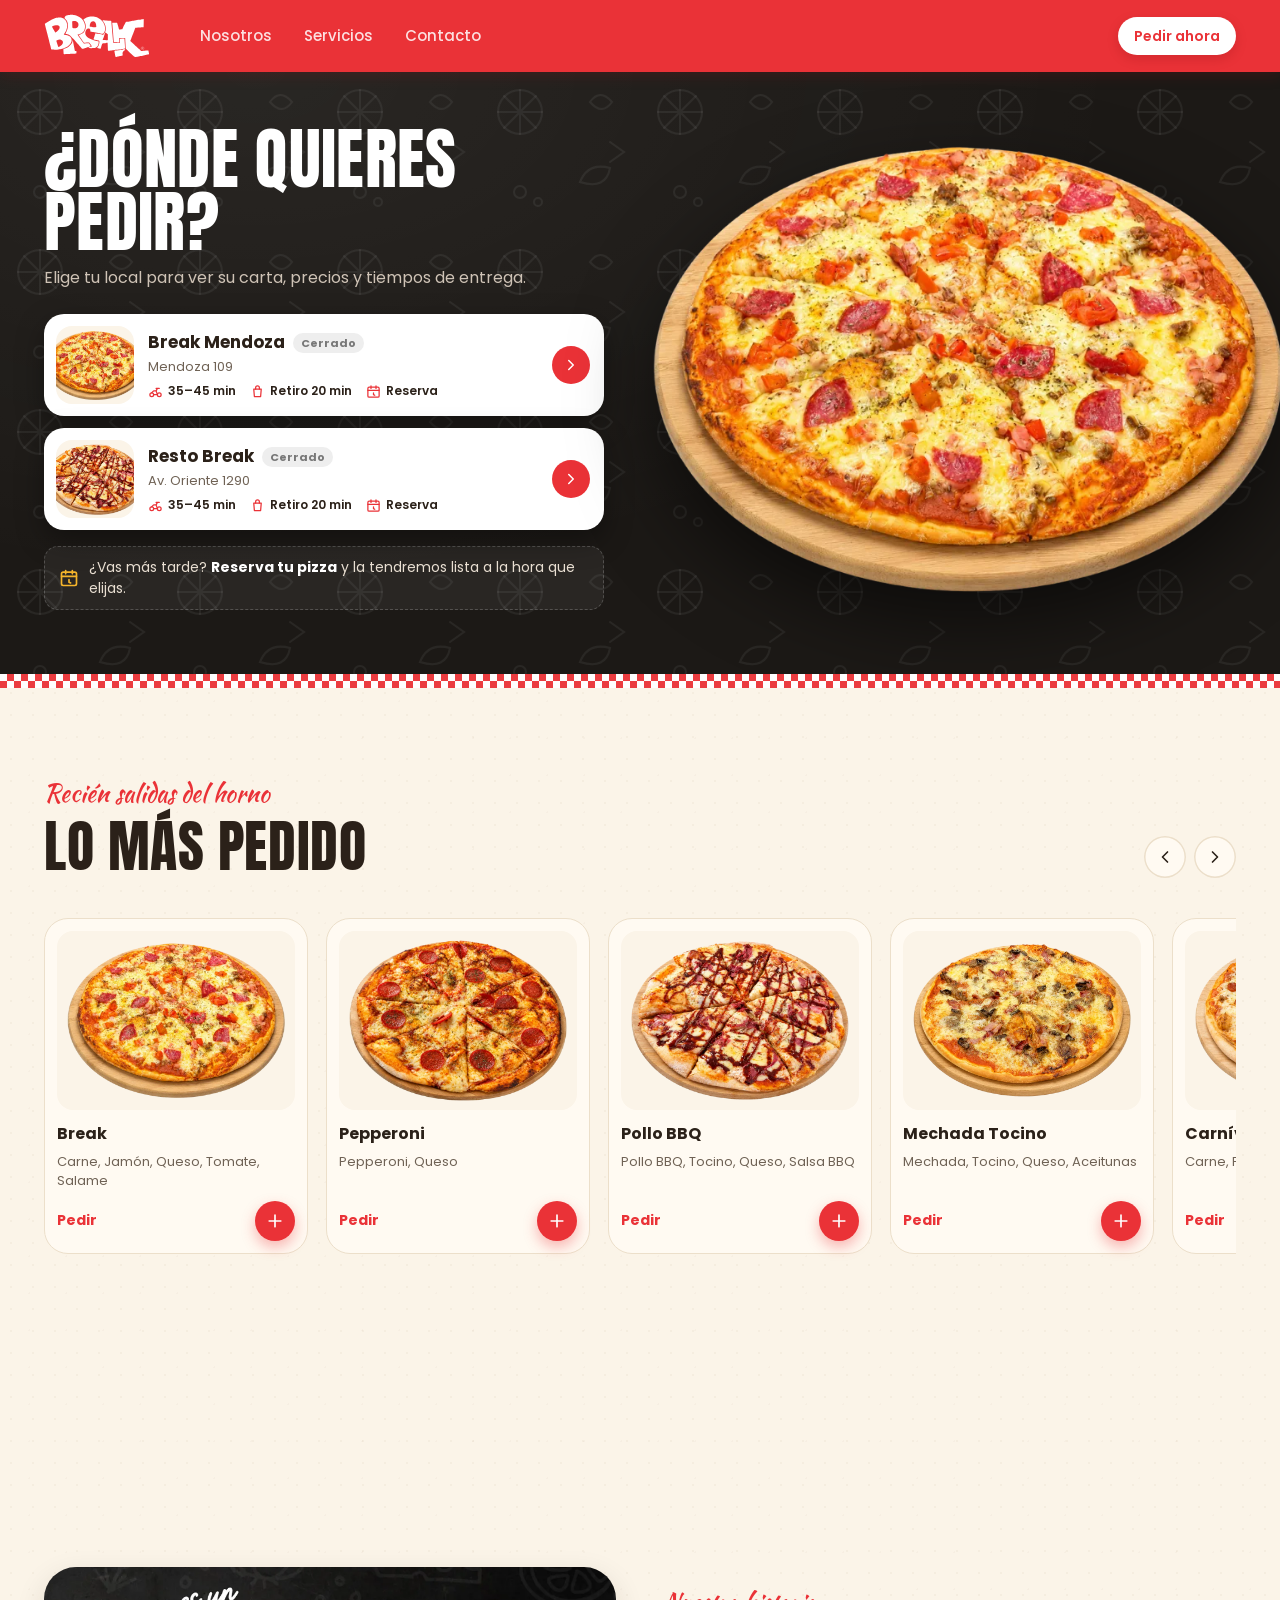
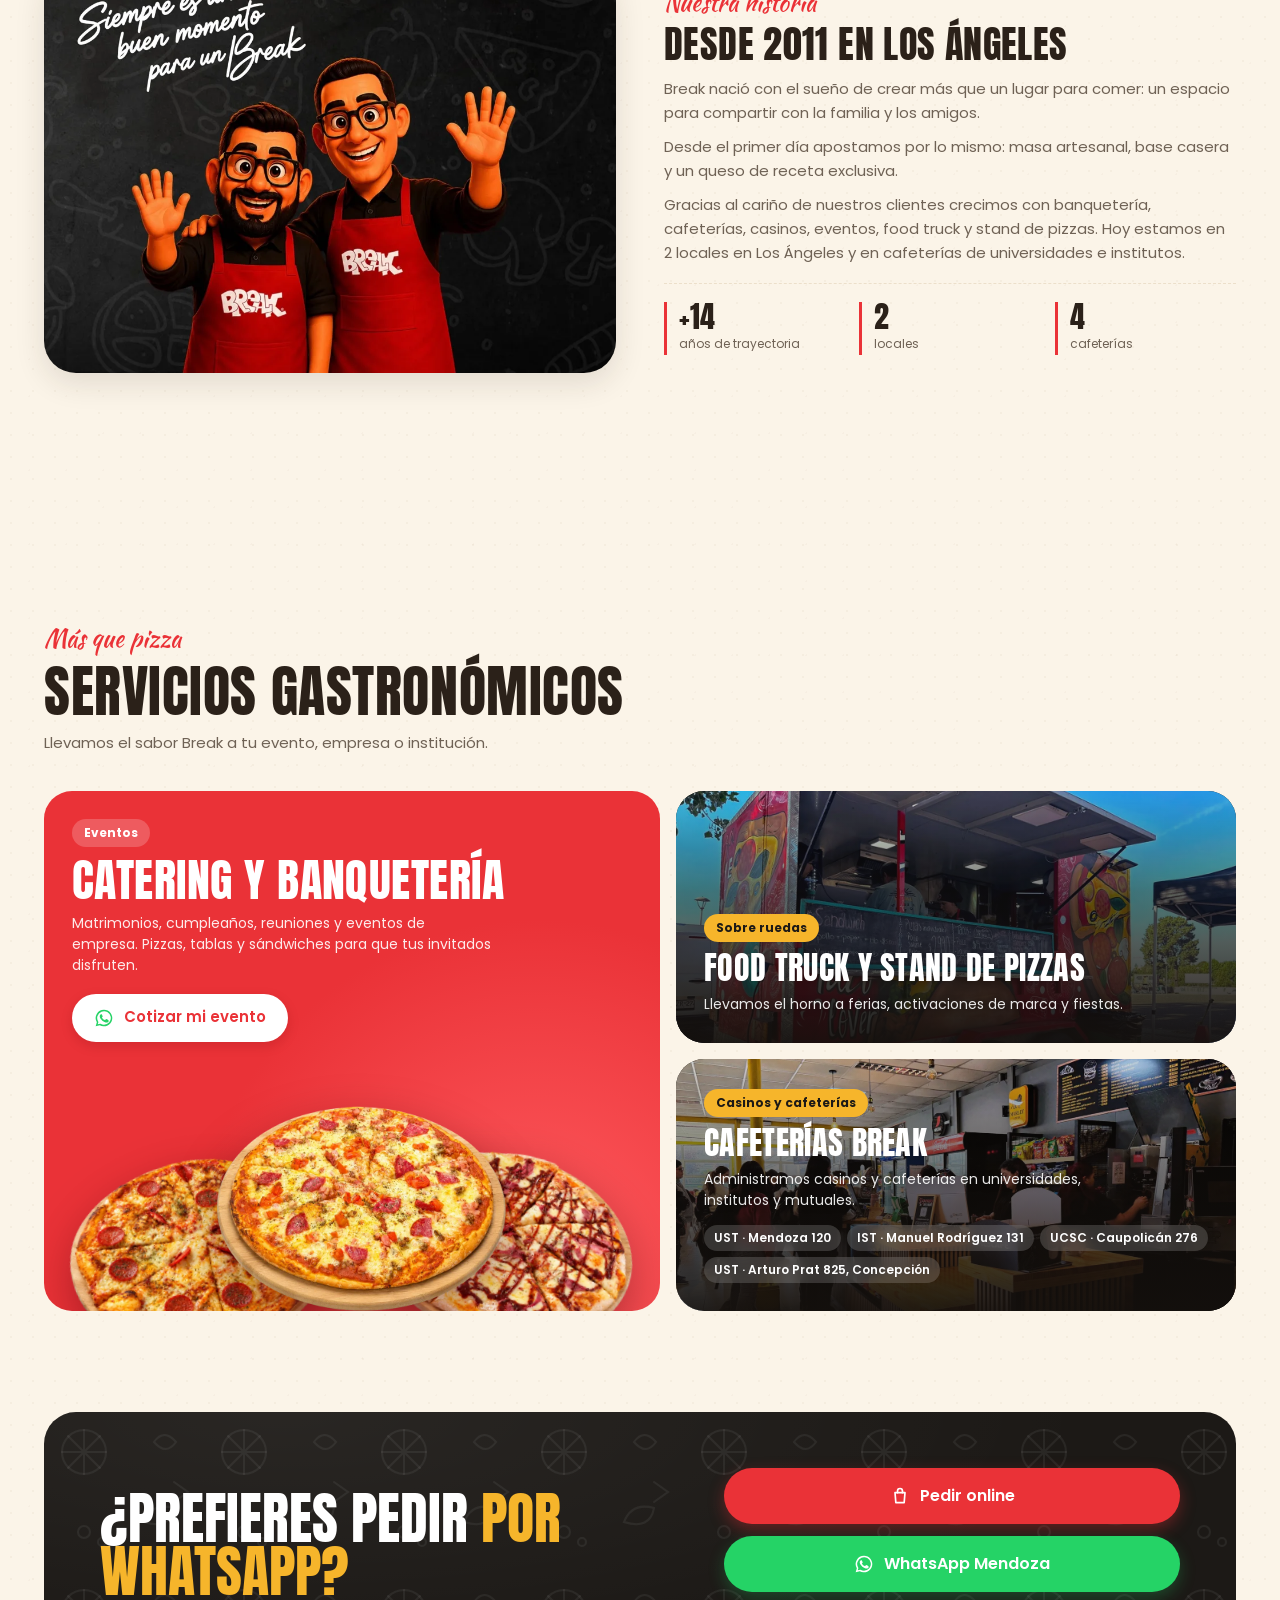
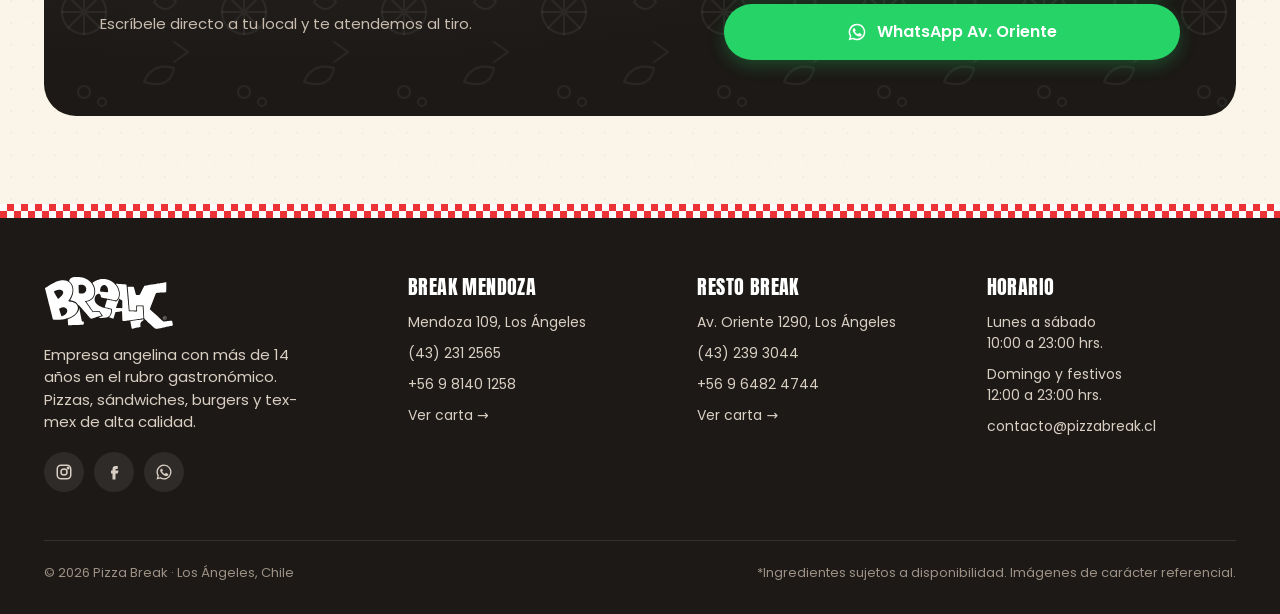
<file: index.html>
<!DOCTYPE html>
<html lang="es-CL">
<head>
  <meta charset="utf-8">
  <meta name="viewport" content="width=device-width, initial-scale=1">
  <title>Pizza Break · Más que pizza · Los Ángeles</title>
  <meta name="description" content="Pizzas de masa artesanal, sándwiches, burgers y tex-mex en Los Ángeles desde 2011. Pide en Break Mendoza 109 o Resto Break Av. Oriente 1290.">
  <meta name="theme-color" content="#ea3237">
  <link rel="icon" href="assets/break-logo-rojo.svg" type="image/svg+xml">
  <link rel="preconnect" href="https://fonts.googleapis.com">
  <link rel="preconnect" href="https://fonts.gstatic.com" crossorigin>
  <link href="https://fonts.googleapis.com/css2?family=Anton&family=Kaushan+Script&family=Poppins:wght@400;500;600;700&display=swap" rel="stylesheet">
  <link rel="stylesheet" href="css/styles.css?v=2">
</head>
<body>

  <!-- ============ HEADER (rojo, logo blanco) ============ -->
  <header class="header header--rojo">
    <div class="contenedor">
      <a href="index.html" class="logo" aria-label="Pizza Break, inicio"><img src="assets/break-logo-blanco.svg" alt="Break"></a>
      <nav class="nav" aria-label="Principal">
        <a href="#nosotros">Nosotros</a>
        <a href="#servicios">Servicios</a>
        <a href="#contacto">Contacto</a>
      </nav>
      <div class="header__acciones">
        <a href="#pedir" class="btn btn--blanco btn--sm">Pedir ahora</a>
      </div>
    </div>
  </header>

  <main>
    <!-- ============ PASO 1: ¿DÓNDE QUIERES PEDIR? ============ -->
    <section class="inicio pizarra-bg" id="pedir">
      <div class="contenedor inicio__grid">
        <div class="inicio__copy">
          <h1>¿Dónde quieres pedir?</h1>
          <p class="inicio__bajada">Elige tu local para ver su carta, precios y tiempos de entrega.</p>

          <div class="tiendas" id="tiendas"><!-- generado por js/home.js --></div>
          <p class="inicio__reserva"><span data-icon="calendario"></span><span>¿Vas más tarde? <strong>Reserva tu pizza</strong> y la tendremos lista a la hora que elijas.</span></p>

        </div>
        <div class="inicio__foto" aria-hidden="true">
          <img src="assets/productos/pizza-break.webp" alt="">
        </div>
      </div>
    </section>
    <div class="mantel" aria-hidden="true"></div>

    <!-- ============ LO MÁS PEDIDO ============ -->
    <section class="seccion" id="mas-pedido">
      <div class="contenedor">
        <div class="seccion__head">
          <div>
            <span class="seccion__kicker">Recién salidas del horno</span>
            <h2 class="seccion__titulo">Lo más pedido</h2>
          </div>
          <div class="carrusel-ctrl carrusel-ctrl--claro">
            <button class="icon-btn" data-carrusel="-1" aria-label="Anterior"><span data-icon="chevIzq"></span></button>
            <button class="icon-btn" data-carrusel="1" aria-label="Siguiente"><span data-icon="chevDer"></span></button>
          </div>
        </div>
        <div class="fila-scroll" id="mas-pedido-lista"><!-- generado por js/home.js --></div>
      </div>
    </section>

    <!-- ============ NOSOTROS: HISTORIA DE BREAK ============ -->
    <section class="seccion historia-sec" id="nosotros">
      <div class="contenedor historia">
        <figure class="historia__foto">
          <img src="assets/break-equipo.webp" alt="Los personajes de Break saludando con delantal rojo: Siempre es un buen momento para un Break">
        </figure>
        <div class="historia__texto">
          <span class="seccion__kicker">Nuestra historia</span>
          <h2 class="historia__titulo">Desde 2011 en Los Ángeles</h2>
          <div class="historia__parrafos">
            <p>Break nació con el sueño de crear más que un lugar para comer: un espacio para compartir con la familia y los amigos.</p>
            <p>Desde el primer día apostamos por lo mismo: masa artesanal, base casera y un queso de receta exclusiva.</p>
            <p>Gracias al cariño de nuestros clientes crecimos con banquetería, cafeterías, casinos, eventos, food truck y stand de pizzas. Hoy estamos en 2 locales en Los Ángeles y en cafeterías de universidades e institutos.</p>
          </div>
          <div class="historia__stats">
            <div class="stat"><strong>+14</strong><span>años de trayectoria</span></div>
            <div class="stat"><strong>2</strong><span>locales</span></div>
            <div class="stat"><strong>4</strong><span>cafeterías</span></div>
          </div>
        </div>
      </div>
    </section>

    <!-- ============ SERVICIOS GASTRONÓMICOS (bento) ============ -->
    <section class="seccion servicios-sec" id="servicios">
      <div class="contenedor">
        <div class="seccion__head">
          <div>
            <span class="seccion__kicker">Más que pizza</span>
            <h2 class="seccion__titulo">Servicios gastronómicos</h2>
            <p class="seccion__bajada">Llevamos el sabor Break a tu evento, empresa o institución.</p>
          </div>
        </div>

        <div class="bento">
          <article class="bento__item bento__item--catering">
            <div class="bento__txt">
              <span class="bento__tag">Eventos</span>
              <h3>Catering y banquetería</h3>
              <p>Matrimonios, cumpleaños, reuniones y eventos de empresa. Pizzas, tablas y sándwiches para que tus invitados disfruten.</p>
              <a class="btn btn--blanco" href="https://wa.me/56981401258?text=Hola%2C%20quiero%20cotizar%20un%20evento" target="_blank" rel="noopener"><span data-icon="whatsapp"></span> Cotizar mi evento</a>
            </div>
            <div class="bento__fotos" aria-hidden="true">
              <img src="assets/productos/pizza-pepperoni.webp" alt="">
              <img src="assets/productos/pizza-pollo-bbq.webp" alt="">
              <img src="assets/productos/pizza-break.webp" alt="">
            </div>
          </article>

          <article class="bento__item bento__item--foto bento__item--truck">
            <img class="bento__bg" src="assets/servicio-foodtruck.webp" alt="Food truck de Break con su pizarra de pizzas, sándwiches y tacos" loading="lazy">
            <div class="bento__txt">
              <span class="bento__tag">Sobre ruedas</span>
              <h3>Food truck y stand de pizzas</h3>
              <p>Llevamos el horno a ferias, activaciones de marca y fiestas.</p>
            </div>
          </article>

          <article class="bento__item bento__item--foto bento__item--cafes">
            <img class="bento__bg" src="assets/servicio-cafeteria.webp" alt="Cafetería Break en una universidad, con estudiantes haciendo fila" loading="lazy">
            <div class="bento__txt">
              <span class="bento__tag">Casinos y cafeterías</span>
              <h3>Cafeterías Break</h3>
              <p>Administramos casinos y cafeterías en universidades, institutos y mutuales.</p>
              <ul class="bento__cafes" id="cafeterias"><!-- generado por js/home.js --></ul>
            </div>
          </article>
        </div>
      </div>
    </section>

    <!-- ============ CTA FINAL ============ -->
    <section class="seccion" id="contacto" style="padding-top:0">
      <div class="contenedor">
        <div class="cta-final pizarra-bg">
          <div>
            <h2>¿Prefieres pedir <em>por WhatsApp?</em></h2>
            <p>Escríbele directo a tu local y te atendemos al tiro.</p>
          </div>
          <div class="cta-final__acciones">
            <a href="#pedir" class="btn btn--primario btn--lg"><span data-icon="bolsa"></span> Pedir online</a>
            <a href="https://wa.me/56981401258" class="btn btn--wsp btn--lg" target="_blank" rel="noopener"><span data-icon="whatsapp"></span> WhatsApp Mendoza</a>
            <a href="https://wa.me/56964824744" class="btn btn--wsp btn--lg" target="_blank" rel="noopener"><span data-icon="whatsapp"></span> WhatsApp Av. Oriente</a>
          </div>
        </div>
      </div>
    </section>
  </main>

  <!-- ============ FOOTER ============ -->
  <footer class="footer">
    <div class="contenedor">
      <div class="footer__grid">
        <div>
          <img class="logo-f" src="assets/break-logo-blanco.svg" alt="Break">
          <p style="max-width:280px">Empresa angelina con más de 14 años en el rubro gastronómico. Pizzas, sándwiches, burgers y tex-mex de alta calidad.</p>
          <div class="footer__redes">
            <a href="https://www.instagram.com/break_pizza" target="_blank" rel="noopener" aria-label="Instagram"><span data-icon="instagram"></span></a>
            <a href="https://www.facebook.com/PizzaBreak" target="_blank" rel="noopener" aria-label="Facebook"><span data-icon="facebook"></span></a>
            <a href="https://wa.me/56981401258" target="_blank" rel="noopener" aria-label="WhatsApp"><span data-icon="whatsapp"></span></a>
          </div>
        </div>
        <div>
          <h4>Break Mendoza</h4>
          <ul>
            <li>Mendoza 109, Los Ángeles</li>
            <li><a href="tel:+56432312565">(43) 231 2565</a></li>
            <li><a href="https://wa.me/56981401258">+56 9 8140 1258</a></li>
            <li><a href="carta.html?local=mendoza">Ver carta →</a></li>
          </ul>
        </div>
        <div>
          <h4>Resto Break</h4>
          <ul>
            <li>Av. Oriente 1290, Los Ángeles</li>
            <li><a href="tel:+56432393044">(43) 239 3044</a></li>
            <li><a href="https://wa.me/56964824744">+56 9 6482 4744</a></li>
            <li><a href="carta.html?local=oriente">Ver carta →</a></li>
          </ul>
        </div>
        <div>
          <h4>Horario</h4>
          <ul>
            <li>Lunes a sábado<br>10:00 a 23:00 hrs.</li>
            <li>Domingo y festivos<br>12:00 a 23:00 hrs.</li>
            <li><a href="mailto:contacto@pizzabreak.cl">contacto@pizzabreak.cl</a></li>
          </ul>
        </div>
      </div>
      <div class="footer__legal">
        <span>© 2026 Pizza Break · Los Ángeles, Chile</span>
        <span>*Ingredientes sujetos a disponibilidad. Imágenes de carácter referencial.</span>
      </div>
    </div>
  </footer>

  <!-- Hoja "¿Desde qué local?" (al tocar un producto en la portada) -->
  <div class="overlay" id="ov-local" role="dialog" aria-modal="true" aria-labelledby="ol-titulo">
    <div class="hoja">
      <button type="button" class="icon-btn hoja__cerrar" data-cerrar aria-label="Cerrar"><span data-icon="x"></span></button>
      <div class="hoja__prod" id="ol-prod"></div>
      <h2 id="ol-titulo">¿Desde qué local lo pides?</h2>
      <div class="tiendas tiendas--hoja" id="ol-tiendas"></div>
    </div>
  </div>

  <script src="js/data.js?v=2"></script>
  <script src="js/illustrations.js?v=2"></script>
  <script src="js/common.js?v=2"></script>
  <script src="js/home.js?v=2"></script>
</body>
</html>
</file>
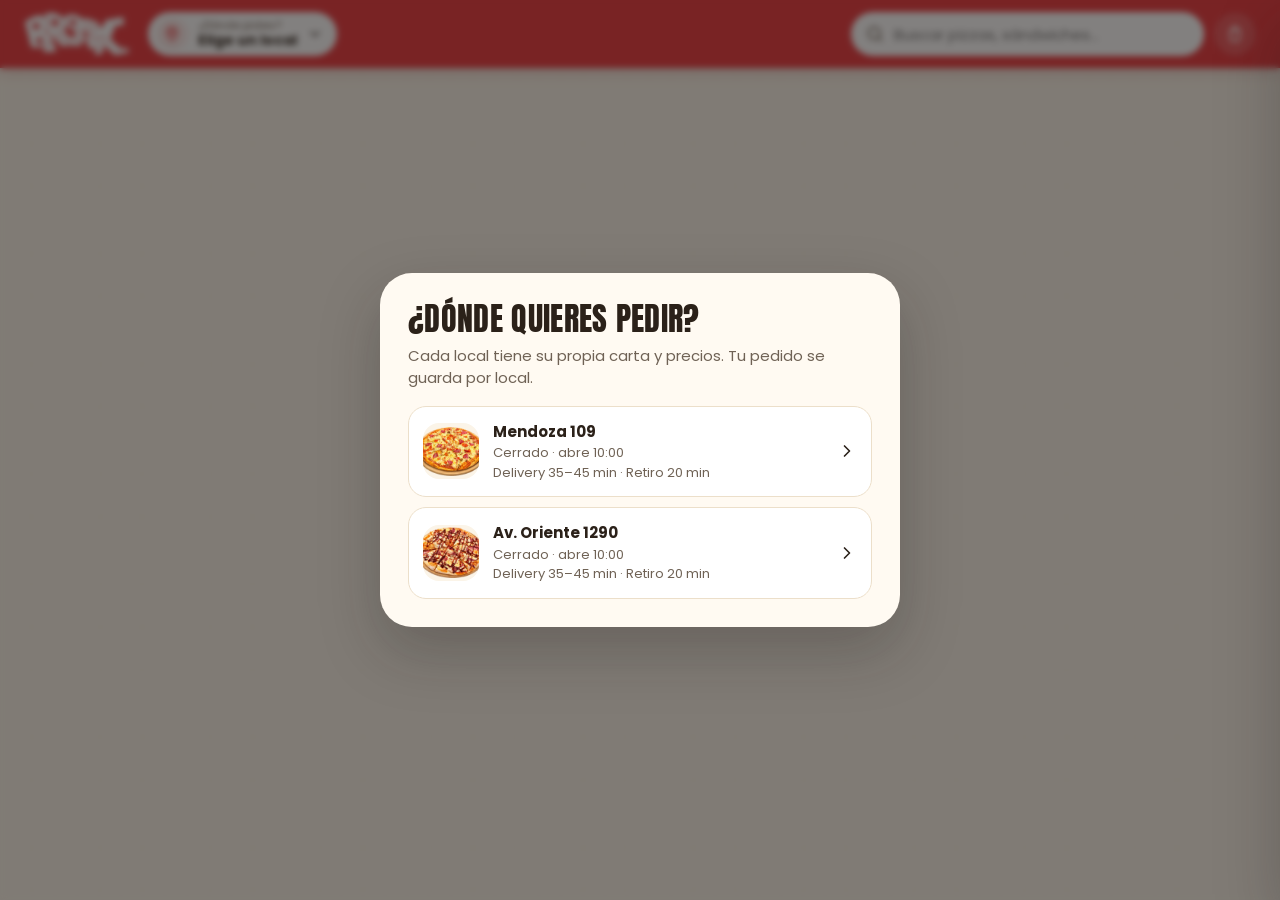
<file: carta.html>
<!DOCTYPE html>
<html lang="es-CL">
<head>
  <meta charset="utf-8">
  <meta name="viewport" content="width=device-width, initial-scale=1">
  <title>Carta y pedidos · Pizza Break</title>
  <meta name="description" content="Pide online en Pizza Break: pizzas de masa artesanal, sándwiches, burgers, tex-mex y más. Delivery, retiro o reserva en Los Ángeles.">
  <meta name="theme-color" content="#ea3237">
  <link rel="icon" href="assets/break-logo-rojo.svg" type="image/svg+xml">
  <link rel="preconnect" href="https://fonts.googleapis.com">
  <link rel="preconnect" href="https://fonts.gstatic.com" crossorigin>
  <link href="https://fonts.googleapis.com/css2?family=Anton&family=Kaushan+Script&family=Poppins:wght@400;500;600;700&display=swap" rel="stylesheet">
  <link rel="stylesheet" href="css/styles.css?v=2">
</head>
<body class="carta-page">

  <!-- ============ HEADER DE PEDIDO ============ -->
  <header class="header header--rojo">
    <div class="contenedor">
      <a href="index.html" class="logo" aria-label="Volver al inicio"><img src="assets/break-logo-blanco.svg" alt="Break"></a>

      <button class="selector-local" id="btn-local" aria-haspopup="dialog">
        <span class="selector-local__pin"><span data-icon="pin"></span></span>
        <span style="min-width:0"><small id="sel-modo">Pidiendo en</small><strong id="sel-local">Elige un local</strong></span>
        <span class="chev"><span data-icon="chevAbajo"></span></span>
      </button>


      <div class="header__acciones">
        <label class="busqueda">
          <span class="sr-only">Buscar en la carta</span>
          <span data-icon="buscar"></span>
          <input type="search" id="buscar" placeholder="Buscar pizzas, sándwiches…">
        </label>
        <button class="icon-btn btn-carrito" id="btn-carrito" aria-label="Ver pedido"><span data-icon="carrito"></span><span class="badge" id="badge" hidden>0</span></button>
      </div>
    </div>
  </header>

  <!-- Categorías en chips (móvil / tablet) -->
  <nav class="cats-chips" aria-label="Categorías"><div class="contenedor" id="chips"></div></nav>

  <!-- ============ BANNER DEL LOCAL ============ -->
  <section class="banner-local pizarra-bg">
    <div class="banner-local__pz" id="banner-pz" aria-hidden="true"></div>
    <div class="contenedor">
      <div>
        <h1 id="local-nombre"></h1>
        <div class="banner-local__meta" id="local-meta"></div>
      </div>
      <div class="banner-local__info" id="local-info"></div>
    </div>
  </section>
  <div class="mantel" aria-hidden="true"></div>

  <!-- ============ CARTA ============ -->
  <div class="contenedor carta-layout">
    <aside class="carta-cats" aria-label="Categorías">
      <h2>Carta</h2>
      <div id="lista-cats"></div>
    </aside>

    <main id="carta">
      <div id="destacados-wrap">
        <div class="cat-seccion__head"><h2>Destacados</h2></div>
        <p class="cat-seccion__desc">Lo que más se pide en este local</p>
        <div class="destacados" id="destacados"></div>
      </div>
      <div id="secciones"></div>
    </main>

    <aside class="carrito" aria-label="Tu pedido">
      <div class="carrito__head">
        <h2>Tu pedido <button class="btn btn--fantasma btn--sm" id="vaciar" hidden>Vaciar</button></h2>
        <div class="segmento" role="group" aria-label="Tipo de pedido" id="seg-carrito">
          <button data-modo="delivery" aria-pressed="true"><span data-icon="moto"></span> Delivery</button>
          <button data-modo="retiro" aria-pressed="false"><span data-icon="bolsa"></span> Retiro</button>
          <button data-modo="reserva" aria-pressed="false"><span data-icon="calendario"></span> Reservar</button>
        </div>
      </div>
      <div class="carrito__items" id="carrito-items"></div>
      <div class="carrito__pie" id="carrito-pie"></div>
    </aside>
  </div>

  <!-- Barra de pedido flotante (móvil / tablet) -->
  <div class="barra-pedido" id="barra-pedido" hidden>
    <button class="btn btn--primario" id="btn-barra"><span class="cant" id="barra-cant">0</span><span>Ver mi pedido</span><strong id="barra-total">$0</strong></button>
  </div>

  <!-- ============ MODAL DE PRODUCTO ============ -->
  <div class="overlay" id="ov-producto" role="dialog" aria-modal="true" aria-labelledby="mp-titulo">
    <form class="modal" id="form-producto">
      <div class="modal__media" id="mp-media"></div>
      <div class="modal__cuerpo">
        <button type="button" class="icon-btn modal__cerrar" data-cerrar aria-label="Cerrar"><span data-icon="x"></span></button>
        <div class="modal__scroll" id="mp-scroll"></div>
        <div class="modal__pie">
          <div class="stepper stepper--lg" aria-label="Cantidad">
            <button type="button" id="mp-menos" aria-label="Quitar uno"><span data-icon="menos"></span></button>
            <span id="mp-cant">1</span>
            <button type="button" id="mp-mas" aria-label="Agregar uno"><span data-icon="mas"></span></button>
          </div>
          <button type="submit" class="btn btn--primario btn--lg" id="mp-agregar"><span>Agregar</span><strong id="mp-total">$0</strong></button>
        </div>
      </div>
    </form>
  </div>

  <!-- ============ MODAL ELEGIR LOCAL ============ -->
  <div class="overlay" id="ov-local" role="dialog" aria-modal="true" aria-labelledby="ml-titulo">
    <div class="modal" style="grid-template-columns:1fr;width:min(520px,100%);grid-template-rows:none;height:auto">
      <div class="modal__cuerpo">
        <button type="button" class="icon-btn modal__cerrar" data-cerrar aria-label="Cerrar"><span data-icon="x"></span></button>
        <div class="modal__scroll" style="padding-bottom:28px">
          <h2 id="ml-titulo" style="font-size:32px">¿Dónde pides?</h2>
          <p class="modal__desc">Cada local tiene su propia carta y precios. Tu pedido se guarda por local.</p>
          <div style="height:16px"></div>
          <div class="lista-locales" id="ml-lista"></div>
        </div>
      </div>
    </div>
  </div>

  <!-- ============ PANEL: CARRITO MÓVIL + CHECKOUT ============ -->
  <div class="velo" id="velo"></div>
  <aside class="panel" id="panel" aria-label="Pedido" aria-hidden="true">
    <div class="panel__head">
      <button class="icon-btn" id="panel-atras" aria-label="Volver" hidden><span data-icon="chevIzq"></span></button>
      <h2 id="panel-titulo">Tu pedido</h2>
      <button class="icon-btn" data-cerrar-panel aria-label="Cerrar"><span data-icon="x"></span></button>
    </div>
    <div class="panel__cuerpo" id="panel-cuerpo"></div>
    <div class="panel__pie" id="panel-pie"></div>
  </aside>

  <script src="js/data.js?v=2"></script>
  <script src="js/illustrations.js?v=2"></script>
  <script src="js/common.js?v=2"></script>
  <script src="js/carta.js?v=2"></script>
</body>
</html>
</file>
<file: css/styles.css>
/* ==========================================================================
   PIZZA BREAK · Hoja de estilos
   Estructura:
   1. Tokens (colores, tipografía, espacios)
   2. Base
   3. Componentes comunes (botones, chips, header, footer…)
   4. Home (index.html)
   5. Carta / pedido (carta.html)
   6. Modal de producto, carrito y checkout
   7. Responsive
   ========================================================================== */

/* 1. TOKENS ---------------------------------------------------------------- */
:root {
  --rojo: #ea3237;          /* rojo de marca (logo) */
  --rojo-700: #c41f28;
  --rojo-50: #fdeceb;
  --crema: #fbf4e8;         /* fondo papel */
  --papel: #fffaf2;         /* tarjetas */
  --carbon: #1c1916;        /* pizarra */
  --carbon-2: #2a2520;
  --tinta: #2b2119;         /* texto principal */
  --tinta-2: #6f6255;       /* texto secundario */
  --linea: #ecdfca;
  --amarillo: #f6b52b;      /* acentos de la carta */
  --albahaca: #3f8f3a;
  --ok: #2f8f4e;

  --f-display: "Anton", "Impact", sans-serif;
  --f-body: "Poppins", system-ui, -apple-system, "Segoe UI", sans-serif;
  --f-script: "Kaushan Script", cursive;

  --r-sm: 10px;
  --r-md: 16px;
  --r-lg: 24px;
  --r-xl: 32px;
  --sombra-1: 0 1px 2px rgba(43, 33, 25, .06), 0 2px 8px rgba(43, 33, 25, .06);
  --sombra-2: 0 10px 30px rgba(43, 33, 25, .12);
  --sombra-3: 0 24px 60px rgba(28, 25, 22, .25);
  --contenedor: 1240px;
  --header-h: 72px;
  --ease: cubic-bezier(.2, .8, .2, 1);
}

/* 2. BASE ------------------------------------------------------------------ */
*, *::before, *::after { box-sizing: border-box; }
[hidden] { display: none !important; }
html { scroll-behavior: smooth; -webkit-text-size-adjust: 100%; }
html, body { overflow-x: clip; }
body {
  margin: 0;
  font-family: var(--f-body);
  font-size: 15px;
  line-height: 1.5;
  color: var(--tinta);
  background: var(--crema);
  /* textura sutil de harina/papel */
  background-image:
    radial-gradient(rgba(140, 100, 60, .05) 1px, transparent 1px),
    radial-gradient(rgba(140, 100, 60, .035) 1px, transparent 1px);
  background-size: 22px 22px, 37px 37px;
  background-position: 0 0, 11px 17px;
  -webkit-font-smoothing: antialiased;
}
img, svg { display: block; max-width: 100%; }
a { color: inherit; text-decoration: none; }
button, input, select, textarea { font: inherit; color: inherit; }
button { cursor: pointer; border: 0; background: none; padding: 0; }
:focus-visible { outline: 3px solid var(--amarillo); outline-offset: 2px; border-radius: 6px; }
.sr-only { position: absolute; width: 1px; height: 1px; overflow: hidden; clip: rect(0 0 0 0); white-space: nowrap; }
.contenedor { width: 100%; max-width: var(--contenedor); margin: 0 auto; padding: 0 24px; }
h1, h2, h3, h4 { margin: 0; line-height: 1.1; }
p { margin: 0; }

.display { font-family: var(--f-display); font-weight: 400; letter-spacing: .01em; text-transform: uppercase; }
.script { font-family: var(--f-script); font-weight: 400; }

/* 3. COMPONENTES COMUNES --------------------------------------------------- */

/* Botones */
.btn {
  display: inline-flex; align-items: center; justify-content: center; gap: 10px;
  height: 48px; padding: 0 22px; border-radius: 999px;
  font-weight: 600; font-size: 15px; white-space: nowrap;
  transition: transform .15s var(--ease), background .2s, box-shadow .2s, color .2s;
}
.btn:active { transform: scale(.97); }
.btn svg { width: 20px; height: 20px; flex: none; }
.btn--primario { background: var(--rojo); color: #fff; box-shadow: 0 6px 16px rgba(234, 50, 55, .35); }
.btn--primario:hover { background: var(--rojo-700); }
.btn--oscuro { background: var(--carbon); color: #fff; }
.btn--oscuro:hover { background: #000; }
.btn--claro { background: var(--papel); color: var(--tinta); box-shadow: inset 0 0 0 1.5px var(--linea); }
.btn--claro:hover { box-shadow: inset 0 0 0 1.5px var(--tinta); }
.btn--fantasma { color: var(--rojo); padding: 0 12px; }
.btn--fantasma:hover { background: var(--rojo-50); }
.btn--bloque { width: 100%; }
.btn--sm { height: 38px; padding: 0 16px; font-size: 14px; }
.btn--lg { height: 56px; padding: 0 28px; font-size: 16px; }

.icon-btn {
  width: 42px; height: 42px; border-radius: 50%; display: grid; place-items: center;
  background: var(--papel); box-shadow: inset 0 0 0 1.5px var(--linea); transition: box-shadow .2s;
}
.icon-btn:hover { box-shadow: inset 0 0 0 1.5px var(--tinta); }
.icon-btn svg { width: 20px; height: 20px; }

/* Chips / etiquetas */
.chip {
  display: inline-flex; align-items: center; gap: 6px; height: 26px; padding: 0 10px; border-radius: 999px;
  font-size: 12px; font-weight: 600; background: var(--rojo-50); color: var(--rojo-700); white-space: nowrap;
}
.chip--verde { background: #e8f3e3; color: var(--albahaca); }
.chip--amarillo { background: #fff1cf; color: #8a5a00; }
.chip--oscuro { background: var(--carbon); color: #fff; }
.chip svg { width: 14px; height: 14px; }

.punto-abierto { width: 8px; height: 8px; border-radius: 50%; background: var(--ok); box-shadow: 0 0 0 4px rgba(47, 143, 78, .18); display: inline-block; }

/* Franja de mantel cuadrillé */
.mantel {
  height: 14px;
  background:
    repeating-conic-gradient(var(--rojo) 0 25%, #fff 0 50%) 0 0 / 14px 14px;
  opacity: .95;
}

/* Barra superior */
.topbar { background: var(--carbon); color: #e9dfd2; font-size: 13px; }
.topbar .contenedor { display: flex; align-items: center; justify-content: space-between; gap: 16px; height: 36px; }
.topbar a { display: inline-flex; align-items: center; gap: 6px; color: #fff; font-weight: 500; }
.topbar a:hover { color: var(--amarillo); }
.topbar svg { width: 15px; height: 15px; }
.topbar__links { display: flex; gap: 20px; }

/* Header */
.header {
  position: sticky; top: 0; z-index: 50; background: rgba(251, 244, 232, .92);
  backdrop-filter: saturate(1.4) blur(12px); -webkit-backdrop-filter: saturate(1.4) blur(12px);
  border-bottom: 1px solid var(--linea);
}
.header .contenedor { display: flex; align-items: center; gap: 28px; height: var(--header-h); }
.logo img { height: 44px; width: auto; }
.nav { display: flex; gap: 4px; margin-left: 8px; }
.nav a { padding: 8px 14px; border-radius: 999px; font-weight: 500; color: var(--tinta-2); transition: background .2s, color .2s; }
.nav a:hover, .nav a[aria-current="page"] { color: var(--tinta); background: rgba(43, 33, 25, .06); }
.header__acciones { margin-left: auto; display: flex; align-items: center; gap: 10px; }
.menu-movil { display: none; }

/* Footer */
.footer { background: var(--carbon); color: #d9cfc3; margin-top: 0; position: relative; }
.footer::before { content: ""; position: absolute; inset: 0 0 auto; height: 14px; background: repeating-conic-gradient(var(--rojo) 0 25%, #fff 0 50%) 0 0 / 14px 14px; }
.footer .contenedor { padding-top: 72px; padding-bottom: 32px; }
.footer__grid { display: grid; grid-template-columns: 1.3fr 1fr 1fr 1fr; gap: 40px; }
.footer img.logo-f { height: 54px; width: auto; margin-bottom: 14px; }
.footer h4 { font-family: var(--f-display); font-weight: 400; text-transform: uppercase; color: #fff; font-size: 20px; letter-spacing: .02em; margin-bottom: 14px; }
.footer ul { list-style: none; margin: 0; padding: 0; display: grid; gap: 10px; font-size: 14px; }
.footer a:hover { color: var(--amarillo); }
.footer__redes { display: flex; gap: 10px; margin-top: 18px; }
.footer__redes a { width: 40px; height: 40px; border-radius: 50%; display: grid; place-items: center; background: rgba(255, 255, 255, .08); transition: background .2s; }
.footer__redes a:hover { background: var(--rojo); color: #fff; }
.footer__redes svg { width: 18px; height: 18px; }
.footer__legal { border-top: 1px solid rgba(255, 255, 255, .1); margin-top: 48px; padding-top: 22px; display: flex; justify-content: space-between; font-size: 13px; color: #9d9185; gap: 16px; flex-wrap: wrap; }

/* Encabezados de sección */
.seccion { padding: 88px 0; }
.seccion__head { display: flex; align-items: end; justify-content: space-between; gap: 24px; margin-bottom: 36px; }
.seccion__kicker { font-family: var(--f-script); color: var(--rojo); font-size: 24px; display: block; margin-bottom: 4px; }
.seccion__titulo { font-family: var(--f-display); font-weight: 400; text-transform: uppercase; font-size: clamp(36px, 4.6vw, 56px); letter-spacing: .01em; }
.seccion__bajada { color: var(--tinta-2); max-width: 520px; margin-top: 10px; }

/* Sello "Masa artesanal" */
.sello {
  width: 132px; height: 132px; border-radius: 50%; display: grid; place-items: center; text-align: center;
  color: var(--rojo); border: 3px solid var(--rojo); position: relative; transform: rotate(-12deg);
  font-family: var(--f-display); text-transform: uppercase; line-height: 1; font-size: 17px; letter-spacing: .04em;
  background: rgba(255, 250, 242, .85);
}
.sello::before { content: ""; position: absolute; inset: 6px; border-radius: 50%; border: 1.5px dashed var(--rojo); }
.sello small { display: block; font-family: var(--f-body); font-weight: 700; font-size: 9px; letter-spacing: .18em; margin-top: 4px; }
.sello strong { font-weight: 400; font-size: 26px; display: block; }

/* Botón "+" de agregar */
.btn-mas { width: 40px; height: 40px; border-radius: 50%; background: var(--rojo); color: #fff; display: grid; place-items: center; flex: none; box-shadow: 0 6px 14px rgba(234, 50, 55, .35); transition: transform .2s var(--ease), background .2s; }
.btn-mas:hover { background: var(--rojo-700); transform: scale(1.08); }
.btn-mas svg { width: 20px; height: 20px; }

/* 4. HOME ------------------------------------------------------------------ */

/* Header rojo con logo blanco (home y carta) */
.header--rojo { background: var(--rojo); border-bottom: 0; backdrop-filter: none; -webkit-backdrop-filter: none; box-shadow: 0 2px 14px rgba(150, 20, 25, .25); }
.header--rojo .nav a { color: rgba(255, 255, 255, .85); }
.header--rojo .nav a:hover, .header--rojo .nav a[aria-current="page"] { color: #fff; background: rgba(255, 255, 255, .14); }
.header--rojo .icon-btn { background: rgba(255, 255, 255, .16); box-shadow: none; color: #fff; }
.header--rojo .icon-btn:hover { background: rgba(255, 255, 255, .26); }
.header__tel { color: #fff; font-weight: 600; font-size: 14px; display: inline-flex; gap: 6px; align-items: center; margin-right: 6px; }
.header__tel svg { width: 16px; height: 16px; }
.btn--blanco { background: #fff; color: var(--rojo); box-shadow: 0 4px 12px rgba(120, 10, 15, .2); }
.btn--blanco:hover { background: var(--crema); }

/* Patrón de ingredientes sobre rojo */
.patron-rojo {
  background-color: var(--rojo);
  background-image: url("data:image/svg+xml,%3Csvg xmlns='http://www.w3.org/2000/svg' width='160' height='160' viewBox='0 0 160 160'%3E%3Cg fill='none' stroke='%23ffffff' stroke-opacity='.09' stroke-width='2' stroke-linecap='round'%3E%3Ccircle cx='40' cy='40' r='22'/%3E%3Cpath d='M40 18v44M18 40h44M24 24l32 32M56 24L24 56'/%3E%3Cpath d='M110 30q10-14 22 0q-10 14-22 0z'/%3E%3Cpath d='M100 110q8-20 30-14q-4 22-30 14z'/%3E%3Ccircle cx='40' cy='120' r='6'/%3E%3Ccircle cx='58' cy='130' r='4'/%3E%3Cpath d='M130 70l14 10-14 10'/%3E%3C/g%3E%3C/svg%3E");
}

/* Paso 1: ¿Dónde quieres pedir? */
.inicio { color: #fff; padding: 56px 0 64px; position: relative; overflow: hidden; }
.inicio__grid { display: grid; grid-template-columns: minmax(0, 560px) minmax(0, 1fr); gap: 48px; align-items: center; }
.inicio__kicker { display: inline-block; font-size: 13px; font-weight: 600; background: rgba(0, 0, 0, .16); padding: 6px 14px; border-radius: 999px; }
.inicio h1 { font-family: var(--f-display); font-weight: 400; text-transform: uppercase; font-size: clamp(38px, 5.2vw, 68px); line-height: .95; letter-spacing: .005em; margin: 0 0 12px; }
.inicio__bajada { font-size: 16px; color: #cfc3b6; margin-bottom: 24px; }
.inicio__reserva { margin-top: 16px; display: flex; gap: 10px; align-items: center; font-size: 14px; color: #e9dfd2; background: rgba(255, 255, 255, .06); border: 1px dashed rgba(255, 255, 255, .2); border-radius: 14px; padding: 10px 14px; }
.inicio__reserva svg { width: 20px; height: 20px; flex: none; color: var(--amarillo); }
.inicio__reserva strong { color: #fff; }
.inicio__horario { margin-top: 18px; font-size: 13px; color: rgba(255, 255, 255, .9); display: flex; gap: 8px; align-items: center; }
.inicio__horario svg { width: 16px; height: 16px; flex: none; }
.inicio__foto { position: relative; }
.inicio__foto img { width: 108%; max-width: none; filter: drop-shadow(0 30px 40px rgba(0, 0, 0, .55)); }
.inicio__sello { position: absolute; left: -10px; bottom: -10px; }

/* Tarjeta compacta de local (fila de tienda) */
.tiendas { display: grid; gap: 12px; }
.tienda {
  display: grid; grid-template-columns: 78px minmax(0, 1fr) auto; gap: 14px; align-items: center;
  background: #fff; color: var(--tinta); border-radius: 20px; padding: 12px 14px 12px 12px; text-align: left;
  box-shadow: 0 10px 28px rgba(0, 0, 0, .35); transition: transform .2s var(--ease), box-shadow .2s;
}
.tienda:hover { transform: translateY(-2px); box-shadow: 0 0 0 3px var(--rojo), 0 14px 34px rgba(0, 0, 0, .4); }
.tienda__img { width: 78px; height: 78px; border-radius: 16px; background: var(--crema); display: grid; place-items: center; overflow: hidden; }
.tienda__img img { width: 125%; max-width: none; }
.tienda__info { display: block; min-width: 0; }
.tienda__fila { display: flex; align-items: center; gap: 8px; }
.tienda__fila strong { font-size: 17px; white-space: nowrap; overflow: hidden; text-overflow: ellipsis; }
.tienda__estado { font-size: 11px; font-weight: 700; padding: 2px 8px; border-radius: 999px; background: #eee; color: #777; flex: none; }
.tienda__estado.on { background: #e5f4e8; color: var(--ok); }
.tienda__dir { display: block; font-size: 13px; color: var(--tinta-2); margin-top: 1px; }
.tienda__meta { display: flex; flex-wrap: wrap; gap: 4px 14px; margin-top: 6px; font-size: 12px; font-weight: 600; }
.tienda__meta span { display: inline-flex; gap: 5px; align-items: center; }
.tienda__meta svg { width: 15px; height: 15px; color: var(--rojo); }
.tienda__ir { width: 38px; height: 38px; border-radius: 50%; background: var(--rojo); color: #fff; display: grid; place-items: center; flex: none; }
.tienda__ir svg { width: 18px; height: 18px; }

/* Fila horizontal de platos (Lo más pedido) */
.fila-scroll { display: grid; grid-auto-flow: column; grid-auto-columns: 264px; gap: 18px; overflow-x: auto; scroll-snap-type: x mandatory; padding: 4px 2px 14px; scrollbar-width: none; }
.fila-scroll::-webkit-scrollbar { display: none; }
.plato { scroll-snap-align: start; text-align: left; background: var(--papel); border: 1px solid var(--linea); border-radius: var(--r-lg); padding: 12px; display: grid; gap: 6px; align-content: start; transition: transform .2s var(--ease), box-shadow .2s; }
.plato:hover { transform: translateY(-3px); box-shadow: var(--sombra-2); }
.plato__img { aspect-ratio: 4 / 3; border-radius: 16px; background: var(--crema); display: grid; place-items: center; overflow: hidden; margin-bottom: 6px; }
.plato__img img { width: 92%; transition: transform .4s var(--ease); }
.plato:hover .plato__img img { transform: scale(1.05); }
.plato__img svg { width: 70%; }
.plato__nombre { font-weight: 700; font-size: 16px; }
.plato__desc { font-size: 13px; color: var(--tinta-2); display: -webkit-box; -webkit-line-clamp: 2; -webkit-box-orient: vertical; overflow: hidden; min-height: 39px; }
.plato__pie { display: flex; align-items: center; justify-content: space-between; margin-top: 4px; font-size: 13px; color: var(--tinta-2); }
.plato__cta { font-weight: 700; color: var(--rojo); font-size: 14px; }
.carrusel-ctrl { display: flex; gap: 8px; }

/* Hoja "¿Desde qué local?" */
.hoja { width: min(520px, 100%); background: var(--papel); border-radius: var(--r-xl); padding: 22px; position: relative; box-shadow: var(--sombra-3); transform: translateY(20px); transition: transform .3s var(--ease); }
.overlay.abierto .hoja { transform: none; }
.hoja h2 { font-family: var(--f-display); font-weight: 400; text-transform: uppercase; font-size: 26px; margin: 16px 0 12px; }
.hoja__cerrar { position: absolute; right: 16px; top: 16px; }
.hoja__prod { display: flex; gap: 14px; align-items: center; padding-right: 50px; }
.hoja__prod strong { display: block; font-size: 17px; }
.hoja__prod small { display: block; color: var(--tinta-2); font-size: 13px; }
.hoja__img { width: 84px; height: 64px; flex: none; display: grid; place-items: center; }
.hoja__img img, .hoja__img svg { width: 100%; }
.tiendas--hoja .tienda { box-shadow: none; border: 1.5px solid var(--linea); }
.tiendas--hoja .tienda:hover { border-color: var(--rojo); }

/* Historia de Break (compacta: cabe en una pantalla) */
.historia-sec { padding: 40px 0; }
/* Anclas del menú: el header fijo no tapa el título y cada sección ocupa la pantalla */
#pedir, #nosotros, #servicios, #contacto { scroll-margin-top: var(--header-h); }
@media (min-width: 961px) {
  #nosotros, #servicios { min-height: calc(100vh - var(--header-h)); display: grid; align-content: center; }
}
.historia { display: grid; grid-template-columns: minmax(0, 1fr) minmax(0, 1fr); gap: 48px; align-items: center; }
.historia__foto { margin: 0; border-radius: var(--r-xl); overflow: hidden; box-shadow: var(--sombra-2); max-height: 520px; }
.historia__foto img { width: 100%; height: auto; display: block; }
.historia__titulo { font-family: var(--f-display); font-weight: 400; text-transform: uppercase; font-size: clamp(30px, 3vw, 42px); letter-spacing: .01em; line-height: 1; }
.historia__parrafos { margin-top: 14px; display: grid; gap: 10px; padding-bottom: 18px; border-bottom: 1px dashed var(--linea); }
.historia__parrafos p { color: var(--tinta-2); font-size: 15px; line-height: 1.6; }
.capitulos { list-style: none; margin: 18px 0 0; padding: 0; display: grid; }
.capitulos li { display: grid; grid-template-columns: 40px 1fr; gap: 12px; align-items: baseline; padding: 10px 0; border-top: 1px dashed var(--linea); }
.capitulos li:last-child { border-bottom: 1px dashed var(--linea); }
.capitulos__n { font-family: var(--f-display); font-size: 24px; line-height: 1; color: var(--rojo); }
.capitulos strong { font-size: 15px; }
.capitulos p { font-size: 13px; color: var(--tinta-2); margin-top: 1px; }
.historia__stats { display: grid; grid-template-columns: repeat(3, 1fr); gap: 14px; margin-top: 18px; }
.stat { border-left: 3px solid var(--rojo); padding-left: 12px; }
.stat strong { font-family: var(--f-display); font-size: 30px; font-weight: 400; display: block; line-height: 1; }
.stat span { font-size: 12px; color: var(--tinta-2); }

/* Servicios gastronómicos: 3 tarjetas */
.servicios-sec { padding-top: 24px; }
.bento { display: grid; gap: 16px; grid-template-columns: minmax(0, 1.1fr) minmax(0, 1fr); grid-template-areas: "cat truck" "cat caf"; }
.bento__item { position: relative; overflow: hidden; border-radius: 28px; padding: 28px; display: grid; align-content: start; gap: 10px; }
.bento__item h3 { font-family: var(--f-display); font-weight: 400; text-transform: uppercase; font-size: 32px; line-height: 1; letter-spacing: .01em; }
.bento__item p { font-size: 14px; opacity: .9; max-width: 420px; }
.bento__tag { justify-self: start; font-size: 12px; font-weight: 700; padding: 5px 12px; border-radius: 999px; background: rgba(255, 255, 255, .2); color: #fff; }
.bento__txt { display: grid; gap: 10px; position: relative; z-index: 1; }

.bento__item--catering { grid-area: cat; color: #fff; min-height: 520px; background: radial-gradient(circle at 80% 90%, #ff5a5e 0, transparent 50%), var(--rojo); }
.bento__item--catering h3 { font-size: clamp(36px, 3.6vw, 50px); }
.bento__item--catering .btn { justify-self: start; margin-top: 8px; }
.bento__item--catering .btn svg { color: #25d366; }
.bento__fotos { position: absolute; left: 0; right: 0; bottom: -40px; height: 230px; }
.bento__fotos img { position: absolute; width: 260px; filter: drop-shadow(0 18px 24px rgba(80, 0, 5, .45)); transition: transform .5s var(--ease); }
.bento__fotos img:nth-child(1) { left: 4%; bottom: 0; transform: rotate(-12deg); }
.bento__fotos img:nth-child(2) { right: 4%; bottom: 10px; transform: rotate(10deg); }
.bento__fotos img:nth-child(3) { left: 28%; bottom: 40px; width: 290px; z-index: 1; }
.bento__item--catering:hover .bento__fotos img:nth-child(3) { transform: translateY(-8px) rotate(-4deg); }

/* Tarjetas con foto de fondo */
.bento__item--foto { color: #fff; min-height: 252px; align-content: end; background: var(--carbon); }
.bento__bg { position: absolute; inset: 0; width: 100%; height: 100%; object-fit: cover; transition: transform .6s var(--ease); }
.bento__item--foto::after { content: ""; position: absolute; inset: 0; background: linear-gradient(180deg, rgba(20, 16, 13, .1) 0%, rgba(20, 16, 13, .55) 40%, rgba(20, 16, 13, .94) 100%); }
.bento__item--foto p { text-shadow: 0 1px 8px rgba(0, 0, 0, .6); }
.bento__item--foto:hover .bento__bg { transform: scale(1.04); }
.bento__item--truck { grid-area: truck; }
.bento__item--truck .bento__bg { object-position: center 40%; }
.bento__item--cafes { grid-area: caf; }
.bento__item--foto .bento__tag { background: var(--amarillo); color: var(--carbon); }
.bento__cafes { list-style: none; margin: 4px 0 0; padding: 0; display: flex; flex-wrap: wrap; gap: 6px; }
.bento__cafes li { font-size: 12px; font-weight: 600; background: rgba(255, 255, 255, .16); backdrop-filter: blur(6px); border-radius: 999px; padding: 4px 10px; }

/* CTA final */
.cta-final { border-radius: var(--r-xl); overflow: hidden; position: relative; padding: 56px; color: #fff; display: grid; grid-template-columns: 1.3fr 1fr; gap: 32px; align-items: center; }
.cta-final h2 { font-family: var(--f-display); font-weight: 400; text-transform: uppercase; font-size: clamp(36px, 4.4vw, 58px); line-height: .95; }
.cta-final h2 em { font-style: normal; color: var(--amarillo); }
.cta-final p { color: #c9bdb0; margin-top: 14px; max-width: 460px; }
.cta-final__acciones { display: grid; gap: 12px; }
.btn--wsp { background: #25d366; color: #fff; box-shadow: 0 6px 16px rgba(37, 211, 102, .25); }
.btn--wsp:hover { background: #1ebe5b; }

/* Pizarra (fondo negro tipo carta) */
.pizarra-bg {
  background-color: var(--carbon);
  background-image:
    radial-gradient(ellipse at 20% 0%, rgba(255, 255, 255, .06), transparent 60%),
    url("data:image/svg+xml,%3Csvg xmlns='http://www.w3.org/2000/svg' width='160' height='160' viewBox='0 0 160 160'%3E%3Cg fill='none' stroke='%23ffffff' stroke-opacity='.06' stroke-width='2' stroke-linecap='round'%3E%3Ccircle cx='40' cy='40' r='22'/%3E%3Cpath d='M40 18v44M18 40h44M24 24l32 32M56 24L24 56'/%3E%3Cpath d='M110 30q10-14 22 0q-10 14-22 0z'/%3E%3Cpath d='M100 110q8-20 30-14q-4 22-30 14z'/%3E%3Ccircle cx='40' cy='120' r='6'/%3E%3Ccircle cx='58' cy='130' r='4'/%3E%3Cpath d='M130 70l14 10-14 10'/%3E%3C/g%3E%3C/svg%3E");
}

/* 5. CARTA / PEDIDO -------------------------------------------------------- */
.carta-page { --header-h: 68px; --contenedor: 1440px; }
.carta-page .header .contenedor { gap: 18px; }

.selector-local {
  display: flex; align-items: center; gap: 10px; padding: 6px 14px 6px 8px; border-radius: 999px; background: var(--papel);
  box-shadow: inset 0 0 0 1.5px var(--linea); max-width: 320px; text-align: left;
}
.selector-local:hover { box-shadow: inset 0 0 0 1.5px var(--tinta); }
.header--rojo .selector-local { background: #fff; box-shadow: none; }
.header--rojo .selector-local:hover { box-shadow: 0 0 0 3px rgba(255, 255, 255, .35); }
.header--rojo .busqueda input { border-color: transparent; }
.header--rojo .btn-carrito .badge { background: var(--amarillo); color: var(--carbon); border-color: var(--rojo); }
.selector-local__pin { width: 32px; height: 32px; border-radius: 50%; background: var(--rojo-50); color: var(--rojo); display: grid; place-items: center; flex: none; }
.selector-local__pin svg { width: 18px; height: 18px; }
.selector-local small { display: block; font-size: 11px; color: var(--tinta-2); line-height: 1.2; }
.selector-local strong { display: block; font-size: 14px; line-height: 1.2; white-space: nowrap; overflow: hidden; text-overflow: ellipsis; }
.selector-local .chev { width: 16px; height: 16px; flex: none; display: grid; }
.selector-local .chev svg { width: 16px; height: 16px; }

.segmento { display: inline-flex; padding: 4px; background: rgba(43, 33, 25, .07); border-radius: 999px; }
.segmento button { height: 34px; padding: 0 16px; border-radius: 999px; font-size: 14px; font-weight: 600; color: var(--tinta-2); display: inline-flex; gap: 6px; align-items: center; }
.segmento button svg { width: 16px; height: 16px; }
.segmento button[aria-pressed="true"] { background: #fff; color: var(--tinta); box-shadow: var(--sombra-1); }

.busqueda { position: relative; flex: 1; max-width: 360px; }
.busqueda input { width: 100%; height: 44px; border-radius: 999px; border: 1.5px solid var(--linea); background: #fff; padding: 0 16px 0 42px; outline: 0; }
.busqueda input:focus { border-color: var(--tinta); }
.busqueda svg { position: absolute; left: 14px; top: 12px; width: 20px; height: 20px; color: var(--tinta-2); }

.btn-carrito { position: relative; }
.btn-carrito .badge { position: absolute; top: -4px; right: -4px; min-width: 20px; height: 20px; border-radius: 10px; background: var(--rojo); color: #fff; font-size: 11px; font-weight: 700; display: grid; place-items: center; padding: 0 5px; border: 2px solid var(--crema); }

/* Banner del local (rojo, logo blanco) */
.banner-local { position: relative; overflow: hidden; color: #fff; }
.banner-local .contenedor { position: relative; display: grid; grid-template-columns: 1fr; gap: 14px; padding-top: 28px; padding-bottom: 28px; }
.banner-local__logo { width: 96px; height: 96px; border-radius: 26px; background: rgba(0, 0, 0, .18); border: 2px solid rgba(255, 255, 255, .25); display: grid; place-items: center; padding: 12px; }
.banner-local h1 { font-family: var(--f-display); font-weight: 400; text-transform: uppercase; font-size: clamp(32px, 4vw, 46px); letter-spacing: .01em; }
.banner-local h1 small { font-family: var(--f-script); text-transform: none; color: var(--amarillo); font-size: 22px; margin-left: 12px; vertical-align: middle; white-space: nowrap; }
.banner-local__meta { display: flex; flex-wrap: wrap; gap: 8px 18px; margin-top: 8px; color: #d8ccbf; font-size: 14px; }
.banner-local__meta svg { color: var(--amarillo); }
.banner-local__meta span { display: inline-flex; gap: 6px; align-items: center; }
.banner-local__meta svg { width: 16px; height: 16px; }
.banner-local__pz { position: absolute; right: 2%; top: 50%; width: 330px; transform: translateY(-50%) rotate(-8deg); filter: drop-shadow(0 20px 30px rgba(80, 0, 5, .45)); }
.banner-local__pz img { width: 100%; }
.banner-local__info { display: flex; gap: 12px; position: relative; z-index: 1; }
.banner-dato { background: rgba(255, 255, 255, .07); border: 1px solid rgba(255, 255, 255, .12); border-radius: var(--r-md); padding: 10px 16px; min-width: 120px; }
.banner-dato small { display: block; color: #b9ada0; font-size: 12px; }
.banner-dato strong { font-size: 16px; }

/* Layout de la carta */
.carta-layout { display: grid; grid-template-columns: 210px minmax(0, 1fr) 340px; gap: 32px; padding-top: 28px; padding-bottom: 80px; align-items: start; }
.carta-cats { position: sticky; top: calc(var(--header-h) + 20px); display: grid; gap: 2px; max-height: calc(100vh - var(--header-h) - 40px); overflow: auto; }
.carta-cats h2 { font-size: 12px; text-transform: uppercase; letter-spacing: .12em; color: var(--tinta-2); margin: 0 0 10px 12px; font-weight: 600; }
.carta-cats a { display: flex; align-items: center; gap: 10px; padding: 9px 12px; border-radius: 12px; font-weight: 500; font-size: 14px; color: var(--tinta-2); transition: background .2s, color .2s; }
.carta-cats a svg { width: 26px; height: 26px; flex: none; }
.carta-cats a:hover { background: rgba(43, 33, 25, .05); color: var(--tinta); }
.carta-cats a.activo { background: var(--carbon); color: #fff; }
.carta-cats a .n { margin-left: auto; font-size: 12px; opacity: .6; }

/* Chips de categorías (móvil) */
.cats-chips { display: none; position: sticky; top: var(--header-h); z-index: 40; background: rgba(251, 244, 232, .95); backdrop-filter: blur(10px); border-bottom: 1px solid var(--linea); }
.cats-chips .contenedor { display: flex; gap: 8px; overflow-x: auto; padding-top: 10px; padding-bottom: 10px; scrollbar-width: none; }
.cats-chips .contenedor::-webkit-scrollbar { display: none; }
.cats-chips a { flex: none; height: 36px; padding: 0 14px; border-radius: 999px; background: var(--papel); box-shadow: inset 0 0 0 1.5px var(--linea); font-size: 14px; font-weight: 600; display: inline-flex; align-items: center; }
.cats-chips a.activo { background: var(--carbon); color: #fff; box-shadow: none; }

/* Sección de categoría */
.cat-seccion { scroll-margin-top: calc(var(--header-h) + 16px); margin-bottom: 44px; }
.cat-seccion__head { display: flex; align-items: center; gap: 14px; margin-bottom: 6px; }
.cat-seccion__head h2 { font-family: var(--f-display); font-weight: 400; text-transform: uppercase; font-size: 34px; letter-spacing: .01em; }
.cat-seccion__head::after { content: ""; flex: 1; height: 2px; background: repeating-linear-gradient(90deg, var(--linea) 0 8px, transparent 8px 14px); }
.cat-seccion__desc { color: var(--tinta-2); font-size: 14px; margin-bottom: 18px; }

/* Destacados (horizontal) */
.destacados { display: grid; grid-auto-flow: column; grid-auto-columns: 220px; gap: 16px; overflow-x: auto; padding: 4px 2px 12px; margin-bottom: 36px; scrollbar-width: thin; }
.dest-card { background: var(--papel); border: 1px solid var(--linea); border-radius: var(--r-lg); padding: 14px; display: grid; gap: 6px; text-align: left; transition: transform .2s var(--ease), box-shadow .2s; }
.dest-card:hover { transform: translateY(-3px); box-shadow: var(--sombra-2); }
.dest-card__img { aspect-ratio: 4 / 3; display: grid; place-items: center; background: var(--crema); border-radius: 16px; position: relative; }
.dest-card__img { overflow: hidden; }
.dest-card__img svg { width: 84%; }
.dest-card__img img { width: 92%; height: 92%; object-fit: contain; }
.dest-card__img .chip { position: absolute; left: 8px; top: 8px; }
.dest-card strong { font-size: 15px; margin-top: 4px; }
.dest-card span { font-size: 14px; color: var(--tinta-2); }

/* Tarjeta de producto (lista) */
.productos { display: grid; grid-template-columns: repeat(auto-fill, minmax(320px, 1fr)); gap: 16px; }
.producto {
  display: grid; grid-template-columns: minmax(0, 1fr) 176px; gap: 16px; align-items: stretch; text-align: left;
  background: var(--papel); border: 1px solid var(--linea); border-radius: var(--r-lg); padding: 16px; position: relative;
  transition: transform .2s var(--ease), box-shadow .2s, border-color .2s;
}
.producto:hover { transform: translateY(-2px); box-shadow: var(--sombra-2); border-color: #e2d1b6; }
.producto__info { display: grid; gap: 6px; align-content: start; min-width: 0; }
.producto__nombre { font-weight: 700; font-size: 16px; line-height: 1.25; }
.producto__desc { font-size: 13px; color: var(--tinta-2); display: -webkit-box; -webkit-line-clamp: 2; -webkit-box-orient: vertical; overflow: hidden; }
.producto__tags { display: flex; flex-wrap: wrap; gap: 6px; }
.producto__tags .chip { height: 22px; font-size: 11px; padding: 0 8px; }
.producto__precio { margin-top: auto; padding-top: 6px; display: flex; align-items: baseline; gap: 6px; font-weight: 700; font-size: 16px; }
.producto__precio small { font-weight: 500; font-size: 12px; color: var(--tinta-2); }
.producto__img { position: relative; border-radius: 18px; background: var(--crema); display: grid; place-items: center; aspect-ratio: 4 / 3; align-self: start; overflow: hidden; }
.producto__img svg, .producto__img img { width: 88%; height: auto; }
.producto__img img { width: 94%; height: 94%; object-fit: contain; }
.producto .btn-mas { position: absolute; right: 10px; bottom: 10px; width: 36px; height: 36px; }
.producto--en-carrito { border-color: var(--rojo); box-shadow: inset 0 0 0 1px var(--rojo); }
.producto__qty { position: absolute; left: -8px; top: -8px; background: var(--rojo); color: #fff; font-size: 12px; font-weight: 700; min-width: 24px; height: 24px; border-radius: 12px; display: grid; place-items: center; padding: 0 6px; }

.sin-resultados { text-align: center; padding: 60px 20px; color: var(--tinta-2); }
.sin-resultados svg { width: 120px; margin: 0 auto 12px; opacity: .8; }

/* Carrito lateral */
.carrito { position: sticky; top: calc(var(--header-h) + 20px); background: var(--papel); border: 1px solid var(--linea); border-radius: var(--r-xl); box-shadow: var(--sombra-1); display: grid; grid-template-rows: auto 1fr auto; max-height: calc(100vh - var(--header-h) - 40px); overflow: hidden; }
.carrito__head { padding: 20px 22px 14px; border-bottom: 1px dashed var(--linea); }
.carrito__head h2 { font-family: var(--f-display); font-weight: 400; text-transform: uppercase; font-size: 26px; display: flex; align-items: center; justify-content: space-between; }
.carrito__head .segmento { margin-top: 12px; width: 100%; }
.carrito__head .segmento button { flex: 1; justify-content: center; }
.carrito__items { overflow: auto; padding: 8px 22px; }
.carrito__vacio { text-align: center; padding: 30px 6px; color: var(--tinta-2); font-size: 14px; }
.carrito__vacio svg { width: 120px; margin: 0 auto 10px; }
.carrito__vacio strong { display: block; color: var(--tinta); font-size: 16px; margin-bottom: 4px; }
.item { display: grid; grid-template-columns: 52px 1fr auto; gap: 12px; padding: 14px 0; border-bottom: 1px solid var(--linea); align-items: start; }
.item:last-child { border-bottom: 0; }
.item__img { width: 52px; height: 52px; border-radius: 12px; background: var(--crema); display: grid; place-items: center; }
.item__img { overflow: hidden; }
.item__img svg { width: 44px; }
.item__img img { width: 66px; max-width: none; }
.item__nombre { font-weight: 600; font-size: 14px; line-height: 1.3; }
.item__det { font-size: 12px; color: var(--tinta-2); margin-top: 2px; }
.item__precio { font-weight: 700; font-size: 14px; text-align: right; }
.item__ctrl { display: flex; align-items: center; justify-content: space-between; margin-top: 8px; grid-column: 2 / 4; }
.item__editar { font-size: 12px; font-weight: 600; color: var(--rojo); }
.stepper { display: inline-flex; align-items: center; background: #fff; border: 1.5px solid var(--linea); border-radius: 999px; height: 34px; }
.stepper button { width: 32px; height: 100%; display: grid; place-items: center; border-radius: 50%; color: var(--tinta); }
.stepper button:hover { color: var(--rojo); }
.stepper button svg { width: 16px; height: 16px; }
.stepper span { min-width: 22px; text-align: center; font-weight: 700; font-size: 14px; }
.stepper--lg { height: 52px; }
.stepper--lg button { width: 46px; }
.stepper--lg span { min-width: 30px; font-size: 16px; }

.carrito__pie { padding: 16px 22px 22px; border-top: 1px dashed var(--linea); display: grid; gap: 8px; background: #fffdf8; }
.fila { display: flex; justify-content: space-between; font-size: 14px; color: var(--tinta-2); }
.fila--total { color: var(--tinta); font-weight: 700; font-size: 18px; padding-top: 6px; }
.envio-progreso { font-size: 12px; color: var(--tinta-2); background: var(--crema); border-radius: 10px; padding: 8px 10px; }
.envio-progreso .barra { height: 6px; border-radius: 3px; background: var(--linea); margin-top: 6px; overflow: hidden; }
.envio-progreso .barra i { display: block; height: 100%; background: var(--albahaca); border-radius: 3px; transition: width .3s; }

/* Barra inferior móvil */
.barra-pedido { display: none; position: fixed; left: 12px; right: 12px; bottom: 12px; z-index: 60; }
.barra-pedido .btn { width: 100%; height: 58px; justify-content: space-between; padding: 0 10px 0 22px; border-radius: 18px; }
.barra-pedido .cant { background: rgba(255, 255, 255, .2); border-radius: 10px; padding: 4px 10px; font-size: 14px; }

/* 6. MODALES ---------------------------------------------------------------- */
.overlay { position: fixed; inset: 0; background: rgba(28, 25, 22, .55); z-index: 100; display: grid; place-items: center; padding: 24px; opacity: 0; pointer-events: none; transition: opacity .25s; backdrop-filter: blur(3px); }
.overlay.abierto { opacity: 1; pointer-events: auto; }
.modal { width: min(880px, 100%); height: min(720px, calc(100vh - 48px)); background: var(--papel); border-radius: var(--r-xl); overflow: hidden; display: grid; grid-template-columns: 1fr 1fr; box-shadow: var(--sombra-3); transform: translateY(20px) scale(.98); transition: transform .3s var(--ease); }
.overlay.abierto .modal { transform: none; }
.modal__media { background: #fff; border-right: 1px solid var(--linea); position: relative; display: grid; place-items: center; padding: 32px; overflow: hidden; }
.modal__media > div:first-child { width: 100%; max-width: 380px; }
.modal__media svg, .modal__media img { width: 100%; max-width: 380px; position: relative; filter: drop-shadow(0 14px 22px rgba(43, 33, 25, .18)); transition: transform .5s var(--ease); }
.modal__media .tamano-xl svg, .modal__media .tamano-xl img { transform: scale(1.08); }
/* Pizzas elegidas en promos (1 o 2) */
.mp-elegidas { display: grid; grid-template-columns: repeat(auto-fit, minmax(0, 1fr)); gap: 8px; align-items: center; width: 100%; }
.mp-elegidas figure { margin: 0; text-align: center; }
.mp-elegidas figcaption { font-size: 13px; font-weight: 600; margin-top: 6px; color: var(--tinta-2); }
.mp-elegidas .vacia { aspect-ratio: 3/2; border: 2px dashed var(--linea); border-radius: 50%; display: grid; place-items: center; color: var(--tinta-2); font-size: 13px; }
/* Opción con foto (elegir pizza) */
.opcion__img { width: 52px; height: 40px; flex: none; display: grid; place-items: center; }
.opcion__img img { width: 100%; }
.modal__media .tag-tam { position: absolute; left: 20px; bottom: 20px; background: var(--amarillo); color: var(--carbon); font-weight: 700; border-radius: 999px; padding: 6px 14px; font-size: 14px; }
.modal__cerrar { position: absolute; top: 16px; right: 16px; z-index: 2; }
.modal__cuerpo { min-width: 0; display: grid; grid-template-columns: minmax(0, 1fr); grid-template-rows: minmax(0, 1fr) auto; min-height: 0; position: relative; overflow: hidden; }
.modal__scroll { overflow: auto; padding: 28px 28px 8px; }
.modal__scroll h2 { font-family: var(--f-display); font-weight: 400; text-transform: uppercase; font-size: 38px; letter-spacing: .01em; padding-right: 40px; }
.modal__desc { color: var(--tinta-2); margin-top: 8px; font-size: 15px; }
.modal__precio-base { font-weight: 700; font-size: 20px; margin-top: 12px; }
.grupo { margin-top: 24px; }
.grupo__head { display: flex; justify-content: space-between; align-items: center; padding: 10px 14px; background: var(--crema); border-radius: 12px; margin-bottom: 6px; }
.grupo__head strong { font-size: 15px; }
.grupo__head small { display: block; font-size: 12px; color: var(--tinta-2); }
.grupo__head .chip { height: 22px; font-size: 11px; }
.opcion { display: flex; align-items: center; gap: 12px; padding: 12px 14px; border-bottom: 1px solid var(--linea); cursor: pointer; }
.opcion:last-child { border-bottom: 0; }
.opcion input { position: absolute; opacity: 0; pointer-events: none; }
.opcion__check { width: 22px; height: 22px; border-radius: 7px; border: 2px solid #cdbca1; display: grid; place-items: center; flex: none; transition: all .15s; }
.opcion input[type="radio"] + .opcion__check { border-radius: 50%; }
.opcion input:checked + .opcion__check { background: var(--rojo); border-color: var(--rojo); }
.opcion input:checked + .opcion__check::after { content: ""; width: 10px; height: 6px; border: 2.5px solid #fff; border-top: 0; border-right: 0; transform: rotate(-45deg) translate(1px, -1px); }
.opcion input[type="radio"]:checked + .opcion__check::after { width: 8px; height: 8px; border: 0; border-radius: 50%; background: #fff; transform: none; }
.opcion input:focus-visible + .opcion__check { outline: 3px solid var(--amarillo); outline-offset: 2px; }
.opcion__txt { flex: 1; font-size: 14px; }
.opcion__txt small { display: block; color: var(--tinta-2); font-size: 12px; }
.opcion__precio { font-size: 14px; color: var(--tinta-2); font-weight: 500; }
.opcion--disabled { opacity: .45; cursor: not-allowed; }

/* Tamaños tipo tarjeta */
.tamanos { display: grid; grid-template-columns: repeat(auto-fit, minmax(130px, 1fr)); gap: 10px; }
.tamano { position: relative; border: 1.5px solid var(--linea); border-radius: 16px; padding: 14px; cursor: pointer; display: grid; gap: 2px; background: #fff; transition: border-color .15s, box-shadow .15s; }
.tamano input { position: absolute; opacity: 0; }
.tamano:has(input:checked) { border-color: var(--rojo); box-shadow: inset 0 0 0 1px var(--rojo); background: #fff7f6; }
.tamano:has(input:focus-visible) { outline: 3px solid var(--amarillo); outline-offset: 2px; }
.tamano strong { font-size: 15px; }
.tamano small { color: var(--tinta-2); font-size: 12px; }
.tamano span { font-weight: 700; margin-top: 6px; }
.tamano .circ { position: absolute; right: 12px; top: 12px; border-radius: 50%; border: 2px dashed #d6c3a3; }

.nota { width: 100%; min-height: 76px; border-radius: 14px; border: 1.5px solid var(--linea); padding: 12px 14px; resize: vertical; background: #fff; outline: 0; }
.nota:focus { border-color: var(--tinta); }
.modal__pie { display: flex; gap: 12px; padding: 16px 28px 24px; border-top: 1px solid var(--linea); background: var(--papel); }
.modal__pie .btn--primario { flex: 1; min-width: 0; justify-content: space-between; }

/* Panel lateral (carrito móvil / checkout) */
.panel { position: fixed; top: 0; right: 0; bottom: 0; width: min(480px, 100%); background: var(--papel); z-index: 110; box-shadow: var(--sombra-3); transform: translateX(100%); transition: transform .35s var(--ease); display: grid; grid-template-rows: auto 1fr auto; }
.panel.abierto { transform: none; }
.panel__head { display: flex; align-items: center; gap: 12px; padding: 18px 22px; border-bottom: 1px solid var(--linea); }
.panel__head h2 { font-family: var(--f-display); font-weight: 400; text-transform: uppercase; font-size: 28px; flex: 1; }
.panel__cuerpo { overflow: auto; padding: 8px 22px 22px; }
.panel__pie { padding: 16px 22px 22px; border-top: 1px solid var(--linea); display: grid; gap: 8px; }
.velo { position: fixed; inset: 0; background: rgba(28, 25, 22, .5); z-index: 105; opacity: 0; pointer-events: none; transition: opacity .3s; }
.velo.abierto { opacity: 1; pointer-events: auto; }

/* Checkout */
.pasos { display: flex; gap: 6px; margin: 14px 0 6px; }
.pasos span { flex: 1; height: 4px; border-radius: 2px; background: var(--linea); }
.pasos span.on { background: var(--rojo); }
.form-bloque { margin-top: 22px; }
.form-bloque h3 { font-size: 15px; font-weight: 700; margin-bottom: 12px; display: flex; align-items: center; gap: 8px; }
.form-bloque h3 i { width: 24px; height: 24px; border-radius: 50%; background: var(--carbon); color: #fff; font-style: normal; font-size: 12px; display: grid; place-items: center; }
.campos { display: grid; grid-template-columns: 1fr 1fr; gap: 10px; }
.campo { display: grid; gap: 4px; }
.campo--full { grid-column: 1 / -1; }
.campo label { font-size: 12px; font-weight: 600; color: var(--tinta-2); }
.campo input, .campo select { height: 46px; border-radius: 12px; border: 1.5px solid var(--linea); padding: 0 14px; background: #fff; outline: 0; }
.campo input:focus, .campo select:focus { border-color: var(--tinta); }
.pago { display: grid; gap: 8px; }
.pago label { display: flex; align-items: center; gap: 12px; border: 1.5px solid var(--linea); border-radius: 14px; padding: 12px 14px; cursor: pointer; background: #fff; }
.pago label:has(input:checked) { border-color: var(--rojo); box-shadow: inset 0 0 0 1px var(--rojo); }
.pago input { accent-color: var(--rojo); width: 18px; height: 18px; flex: none; }
.pago label > svg { width: 22px; height: 22px; flex: none; color: var(--tinta-2); }
.pago .logo-pago { margin-left: auto; font-size: 12px; font-weight: 700; color: var(--tinta-2); border: 1px solid var(--linea); border-radius: 6px; padding: 2px 8px; }
.pago label div small { display: block; font-size: 12px; color: var(--tinta-2); }
.resumen-mini { background: var(--crema); border-radius: 14px; padding: 14px; display: grid; gap: 6px; font-size: 14px; }

.exito { text-align: center; padding: 40px 10px; display: grid; gap: 12px; justify-items: center; }
.exito__icono { width: 96px; height: 96px; border-radius: 50%; background: #e8f3e3; color: var(--ok); display: grid; place-items: center; }
.exito__icono svg { width: 48px; height: 48px; }
.exito h3 { font-family: var(--f-display); font-weight: 400; text-transform: uppercase; font-size: 34px; }
.exito p { color: var(--tinta-2); max-width: 320px; }
.seguimiento { width: 100%; text-align: left; display: grid; gap: 0; margin-top: 10px; }
.seguimiento div { display: flex; gap: 12px; align-items: center; padding: 10px 0; font-size: 14px; color: var(--tinta-2); }
.seguimiento div i { width: 14px; height: 14px; border-radius: 50%; border: 2px solid var(--linea); flex: none; }
.seguimiento div.on { color: var(--tinta); font-weight: 600; }
.seguimiento div.on i { border-color: var(--ok); background: var(--ok); }

/* Reserva: selector de día y hora */
.reserva-ayuda { font-size: 14px; color: var(--tinta-2); }
.link { color: var(--rojo); font-weight: 600; text-decoration: underline; text-underline-offset: 2px; }
.reserva { margin-top: 12px; display: grid; gap: 12px; }
.reserva__dias { display: grid; grid-template-columns: 1fr 1fr; gap: 8px; }
.reserva__dia { border: 1.5px solid var(--linea); background: #fff; border-radius: 14px; padding: 10px 12px; text-align: left; font-weight: 700; }
.reserva__dia small { display: block; font-weight: 500; font-size: 12px; color: var(--tinta-2); }
.reserva__dia[aria-pressed="true"] { border-color: var(--rojo); box-shadow: inset 0 0 0 1px var(--rojo); background: #fff7f6; }
.reserva__dia:disabled { opacity: .45; cursor: not-allowed; }
.reserva__horas { display: grid; grid-template-columns: repeat(4, 1fr); gap: 6px; max-height: 196px; overflow: auto; padding: 2px; }
.reserva__hora { height: 40px; border-radius: 10px; border: 1.5px solid var(--linea); background: #fff; font-weight: 600; font-size: 14px; }
.reserva__hora:hover { border-color: var(--tinta); }
.reserva__hora[aria-pressed="true"] { background: var(--rojo); border-color: var(--rojo); color: #fff; }
.reserva-resumen { display: flex; gap: 8px; align-items: center; margin-top: 10px; padding: 10px 12px; border-radius: 12px; background: #fff1cf; color: #6b4a00; font-size: 13px; }
.reserva-resumen svg { width: 18px; height: 18px; flex: none; }
.carrito__head .segmento button { padding: 0 8px; font-size: 13px; }

/* Lista de locales en el selector */
.lista-locales { display: grid; gap: 10px; }
.op-local { display: grid; grid-template-columns: 56px 1fr auto; gap: 14px; align-items: center; border: 1.5px solid var(--linea); border-radius: 18px; padding: 14px; text-align: left; background: #fff; width: 100%; }
.op-local:hover { border-color: var(--tinta); }
.op-local.activo { border-color: var(--rojo); box-shadow: inset 0 0 0 1px var(--rojo); }
.op-local__ico { width: 56px; height: 56px; border-radius: 16px; background: var(--crema); display: grid; place-items: center; overflow: hidden; }
.op-local__ico img { width: 125%; max-width: none; }
/* Sin local elegido: solo se ve el selector */
.sin-local .banner-local, .sin-local .banner-local + .mantel, .sin-local .carta-layout, .sin-local .cats-chips { visibility: hidden; }
.sin-local #ov-local [data-cerrar] { display: none; }
.op-local strong { display: block; }
.op-local small { color: var(--tinta-2); font-size: 13px; display: block; }

/* Toast */
.toast { position: fixed; left: 50%; bottom: 24px; transform: translate(-50%, 120px); background: var(--carbon); color: #fff; padding: 12px 18px; border-radius: 14px; font-size: 14px; font-weight: 500; z-index: 200; display: flex; gap: 10px; align-items: center; box-shadow: var(--sombra-3); transition: transform .35s var(--ease); }
.toast.visible { transform: translate(-50%, 0); }
.toast svg { width: 18px; height: 18px; color: #7ddc8f; }

/* 7. RESPONSIVE ------------------------------------------------------------ */
@media (max-width: 1180px) {
  .carta-layout { grid-template-columns: 200px minmax(0, 1fr); }
  .carrito { display: none; }
  .barra-pedido { display: block; left: auto; right: 24px; width: 360px; }
  .banner-local__pz { width: 240px; right: -40px; }
}
@media (max-width: 960px) {
  .nav, .header__tel { display: none; }
  .menu-movil { display: grid; }
  .inicio__grid { grid-template-columns: 1fr; }
  .inicio__foto { display: none; }
  .historia { grid-template-columns: 1fr; gap: 36px; }
  .cta-final { grid-template-columns: 1fr; padding: 36px; }
  .footer__grid { grid-template-columns: 1fr 1fr; }
  .bento { grid-template-columns: minmax(0, 1fr); grid-template-areas: "cat" "truck" "caf"; }
  .carta-layout { grid-template-columns: minmax(0, 1fr); }
  .carta-cats { display: none; }
  .cats-chips { display: block; }
  .banner-local .contenedor { grid-template-columns: auto 1fr; }
  .banner-local__info { grid-column: 1 / -1; }
  .banner-local__pz { display: none; }
  .carta-page .busqueda { display: none; }
  .modal { grid-template-columns: minmax(0, 1fr); height: calc(100vh - 24px); grid-template-rows: 240px minmax(0, 1fr); }
  .modal__media { padding: 16px; }
  .modal__media > div:first-child { max-width: 300px; }
}
@media (max-width: 640px) {
  body { font-size: 14px; }
  .contenedor { padding: 0 16px; }
  .header .contenedor { gap: 10px; }
  .logo img { height: 32px; }
  .header__acciones .btn--blanco { display: none; }
  .seccion { padding: 56px 0; }
  .seccion__head { align-items: end; }
  .seccion__titulo { font-size: 34px; }

  .inicio { padding: 26px 0 30px; }
  .inicio__kicker { font-size: 11px; padding: 5px 10px; }
  .inicio h1 { font-size: 38px; margin: 0 0 6px; }
  .inicio__bajada { font-size: 14px; margin-bottom: 16px; }
  .tiendas { gap: 10px; }
  .tienda { grid-template-columns: 64px minmax(0, 1fr) auto; gap: 12px; padding: 10px 12px 10px 10px; border-radius: 18px; }
  .tienda__img { width: 64px; height: 64px; border-radius: 14px; }
  .tienda__fila strong { font-size: 15px; }
  .tienda__dir { font-size: 12px; }
  .tienda__meta { font-size: 11px; gap: 2px 10px; margin-top: 4px; }
  .tienda__ir { width: 32px; height: 32px; }
  .inicio__horario { font-size: 12px; margin-top: 14px; align-items: start; }
  .inicio__reserva { font-size: 12px; margin-top: 12px; padding: 8px 12px; }

  .fila-scroll { grid-auto-columns: 72%; gap: 12px; }
  .carrusel-ctrl { display: none; }
  .historia__stats { grid-template-columns: repeat(3, 1fr); }
  .stat strong { font-size: 26px; }
  .bento { gap: 12px; }
  .bento__item { padding: 22px; border-radius: 22px; }
  .bento__item--catering { min-height: 470px; }
  .bento__fotos { height: 190px; bottom: -30px; }
  .bento__fotos img { width: 190px; }
  .bento__fotos img:nth-child(3) { width: 210px; left: 24%; }
  .bento__item--foto { min-height: 280px; }
  .footer__grid { grid-template-columns: 1fr; gap: 28px; }
  .cta-final { padding: 28px 22px; }
  .overlay { padding: 0; align-items: end; }
  .hoja { border-radius: 24px 24px 0 0; }

  .selector-local { max-width: none; flex: 1; min-width: 0; }
  .banner-local .contenedor { padding-top: 20px; padding-bottom: 20px; gap: 14px; align-items: start; }
  .banner-local__logo { width: 64px; height: 64px; border-radius: 18px; padding: 8px; }
  .banner-local h1 small { display: block; margin: 4px 0 0; font-size: 18px; }
  .banner-local__info { overflow-x: auto; }
  .banner-dato { min-width: 104px; padding: 8px 12px; }
  .banner-local__pz { display: none; }
  .productos { grid-template-columns: 1fr; gap: 12px; }
  .producto { grid-template-columns: minmax(0, 1fr) 136px; padding: 14px; }
  .cat-seccion__head h2 { font-size: 28px; }
  .destacados { grid-auto-columns: 180px; }
  .barra-pedido { left: 12px; right: 12px; width: auto; }
  .modal { border-radius: 24px 24px 0 0; height: 94vh; grid-template-rows: 190px minmax(0, 1fr); }
  .modal__media > div:first-child { max-width: 240px; }
  .modal__scroll { padding: 20px 18px 8px; }
  .modal__scroll h2 { font-size: 30px; }
  .modal__pie { padding: 12px 16px 16px; gap: 10px; }
  .modal__pie .stepper--lg button { width: 36px; }
  .modal__pie .btn--lg { padding: 0 18px; }
  .solo-desk { display: none; }
  .campos { grid-template-columns: 1fr; }
}
@media (prefers-reduced-motion: reduce) {
  *, *::before, *::after { animation: none !important; transition: none !important; scroll-behavior: auto !important; }
}
@media (max-width: 1180px) {
  .toast { bottom: 90px; max-width: calc(100% - 32px); white-space: nowrap; }
}
</file>
